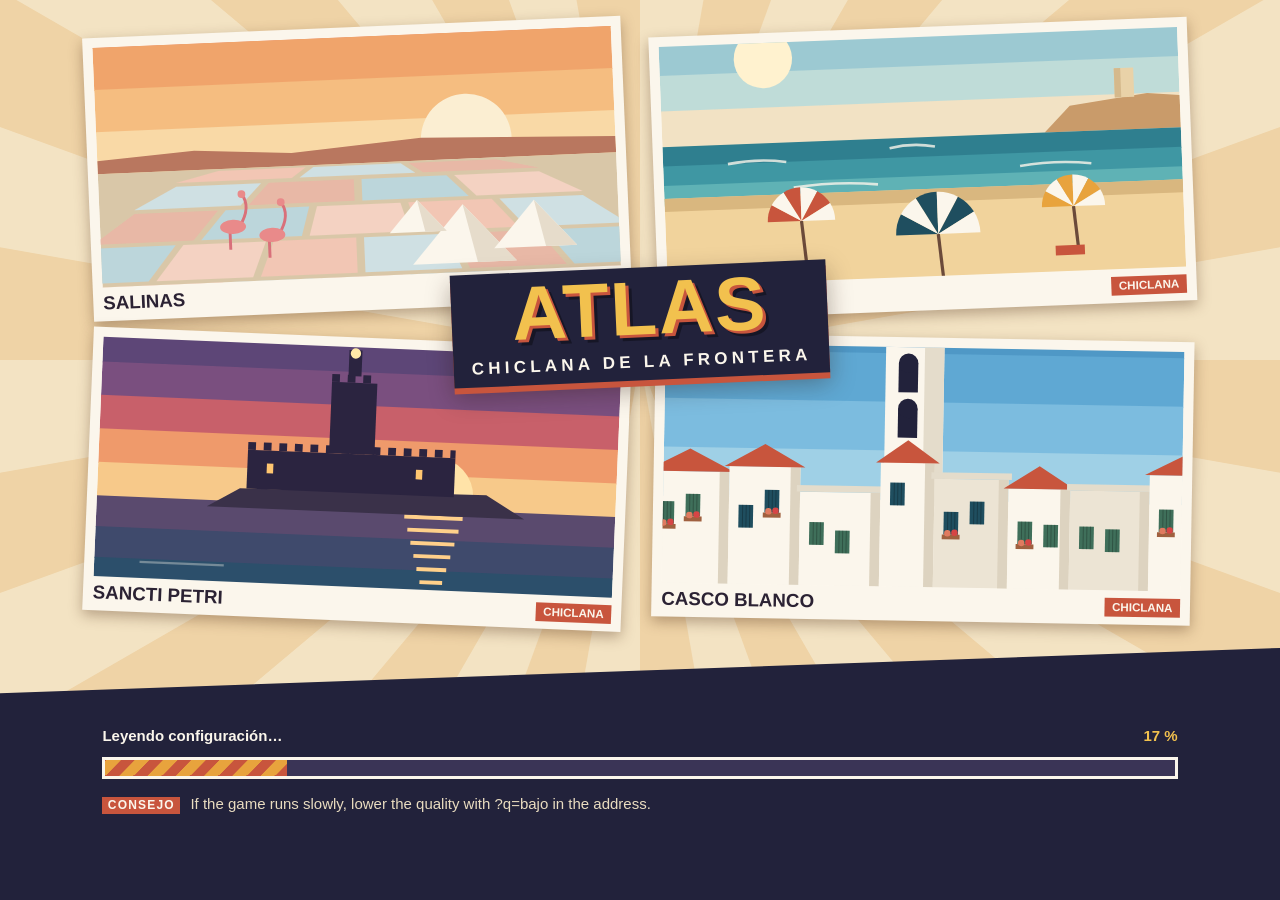
<file: public/ui/loading_demo.html>
<!doctype html>
<html lang="es">
<head>
<meta charset="utf-8">
<meta name="viewport" content="width=device-width, initial-scale=1">
<title>Pantalla de carga (demo)</title>
<style>html, body { margin: 0; height: 100%; background: #1d2230; }</style>
</head>
<body>
<!-- /v2/ui/loading_demo.html   ?p=0.4 fixes the progress (screenshots); otherwise it fakes a load and hides at 100 % (?stay keeps it) -->
<script type="module">
import { showLoading, setProgress, hideLoading } from './loading.js';
const qs = new URLSearchParams(location.search);
showLoading();
if (qs.has('p')) setProgress(+qs.get('p'), 'Cargando celdas… 12 listas · 4 en camino');
else {
  const steps = ['Leyendo configuración…', 'Cargando índice de celdas…', 'Cargando celdas…', 'Colocando farolas…', 'Listo'];
  let p = 0; const t = setInterval(() => {
    p = Math.min(1, p + 0.01 + Math.random() * 0.02); setProgress(p, steps[Math.min(steps.length - 1, Math.floor(p * (steps.length - 1)))]);
    if (p >= 1) { clearInterval(t); if (!qs.has('stay')) setTimeout(hideLoading, 800); }
  }, 120);
}
window.__demo = true;
</script>
</body>
</html>
</file>
